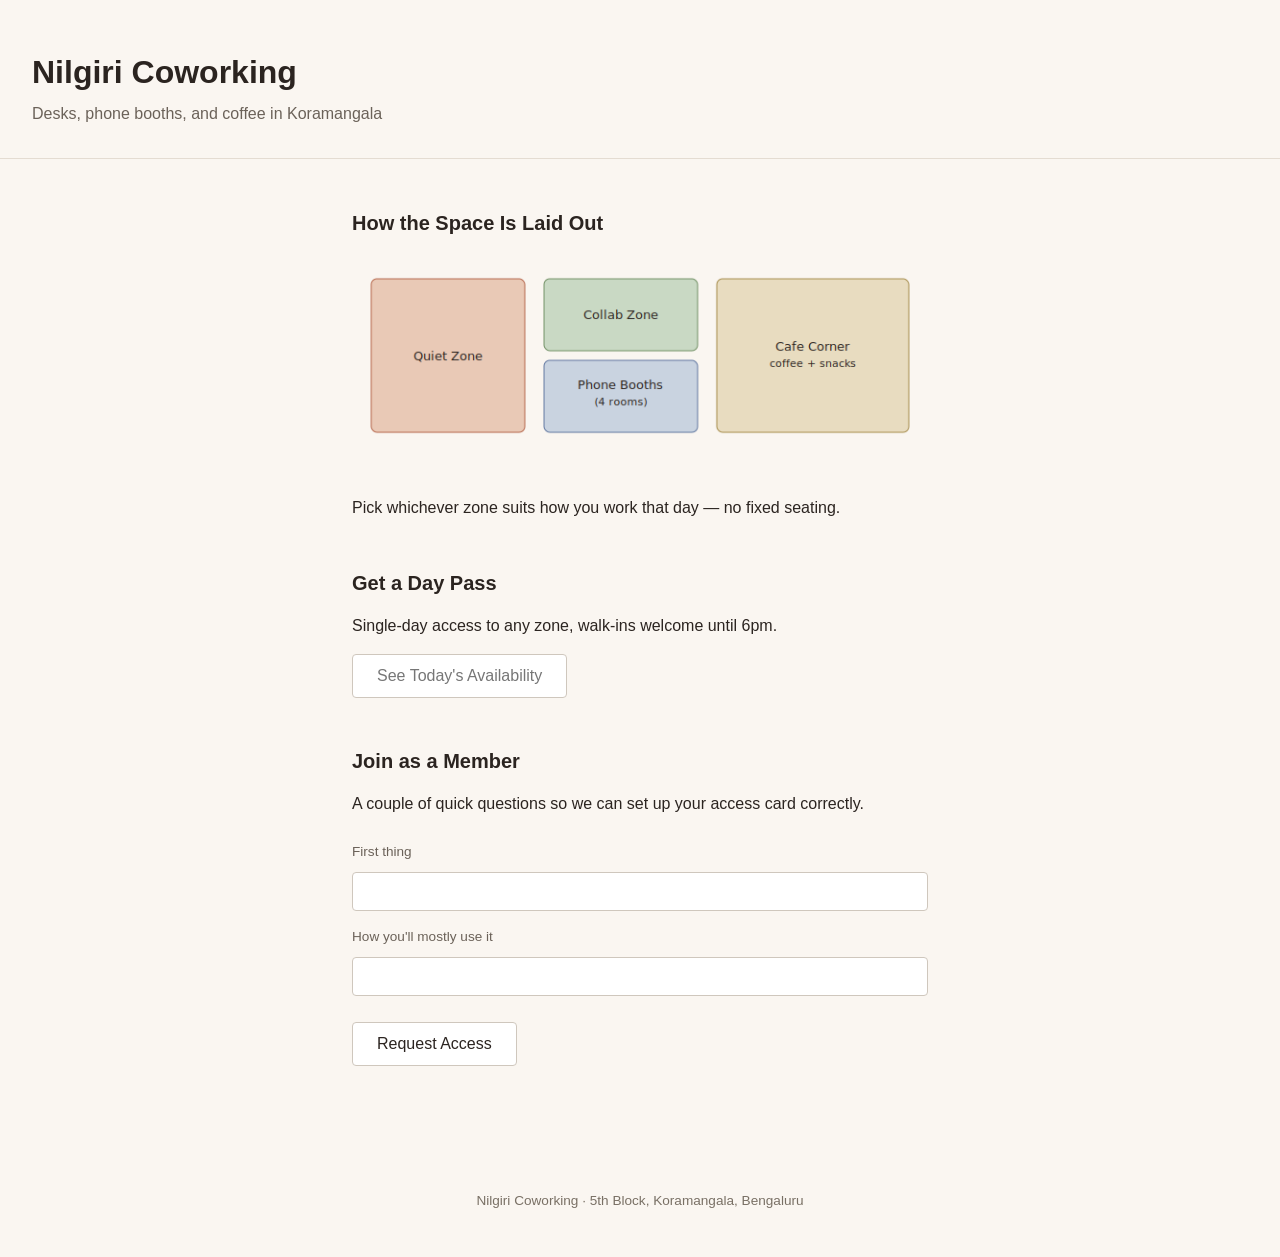
<file: demo-site-2-working/index.html>
<!DOCTYPE html>

<html lang="en">
<head>
<meta charset="utf-8"/>
<title>Nilgiri Coworking — Day Passes</title>
<link href="style.css" rel="stylesheet"/>
</head>
<body>
<header class="site-header">
<h1>Nilgiri Coworking</h1>
<p class="tagline">Desks, phone booths, and coffee in Koramangala</p>
</header>
<main>
<section class="section">
<h2>How the Space Is Laid Out</h2>
<img alt="Floor plan with a Quiet Zone on the left, a Collab Zone above four Phone Booths in the center, and a Cafe Corner with coffee and snacks on the right." height="220" src="floor-plan.png" width="600"/>
<p>Pick whichever zone suits how you work that day — no fixed seating.</p>
</section>
<section class="section">
<h2>Get a Day Pass</h2>
<p>Single-day access to any zone, walk-ins welcome until 6pm.</p>
<button class="cta-button" style="color: #767676">See Today's Availability</button>
</section>
<section class="section">
<h2>Join as a Member</h2>
<p class="form-intro">A couple of quick questions so we can set up your access card correctly.</p>
<form>
<!-- Deliberately weaker hint text than demo site 1 — genuine ambiguity, no name/id, no strong context -->
<p class="field-hint">First thing</p>
<input aria-label="Name" id="field-1" type="text"/>
<p class="field-hint">How you'll mostly use it</p>
<input aria-label="Primary use case" id="field-2" type="text"/>
<button class="cta-button submit-button" type="submit">Request Access</button>
</form>
</section>
</main>
<footer class="site-footer">
<p>Nilgiri Coworking · 5th Block, Koramangala, Bengaluru</p>
</footer>
</body>
</html>
</file>
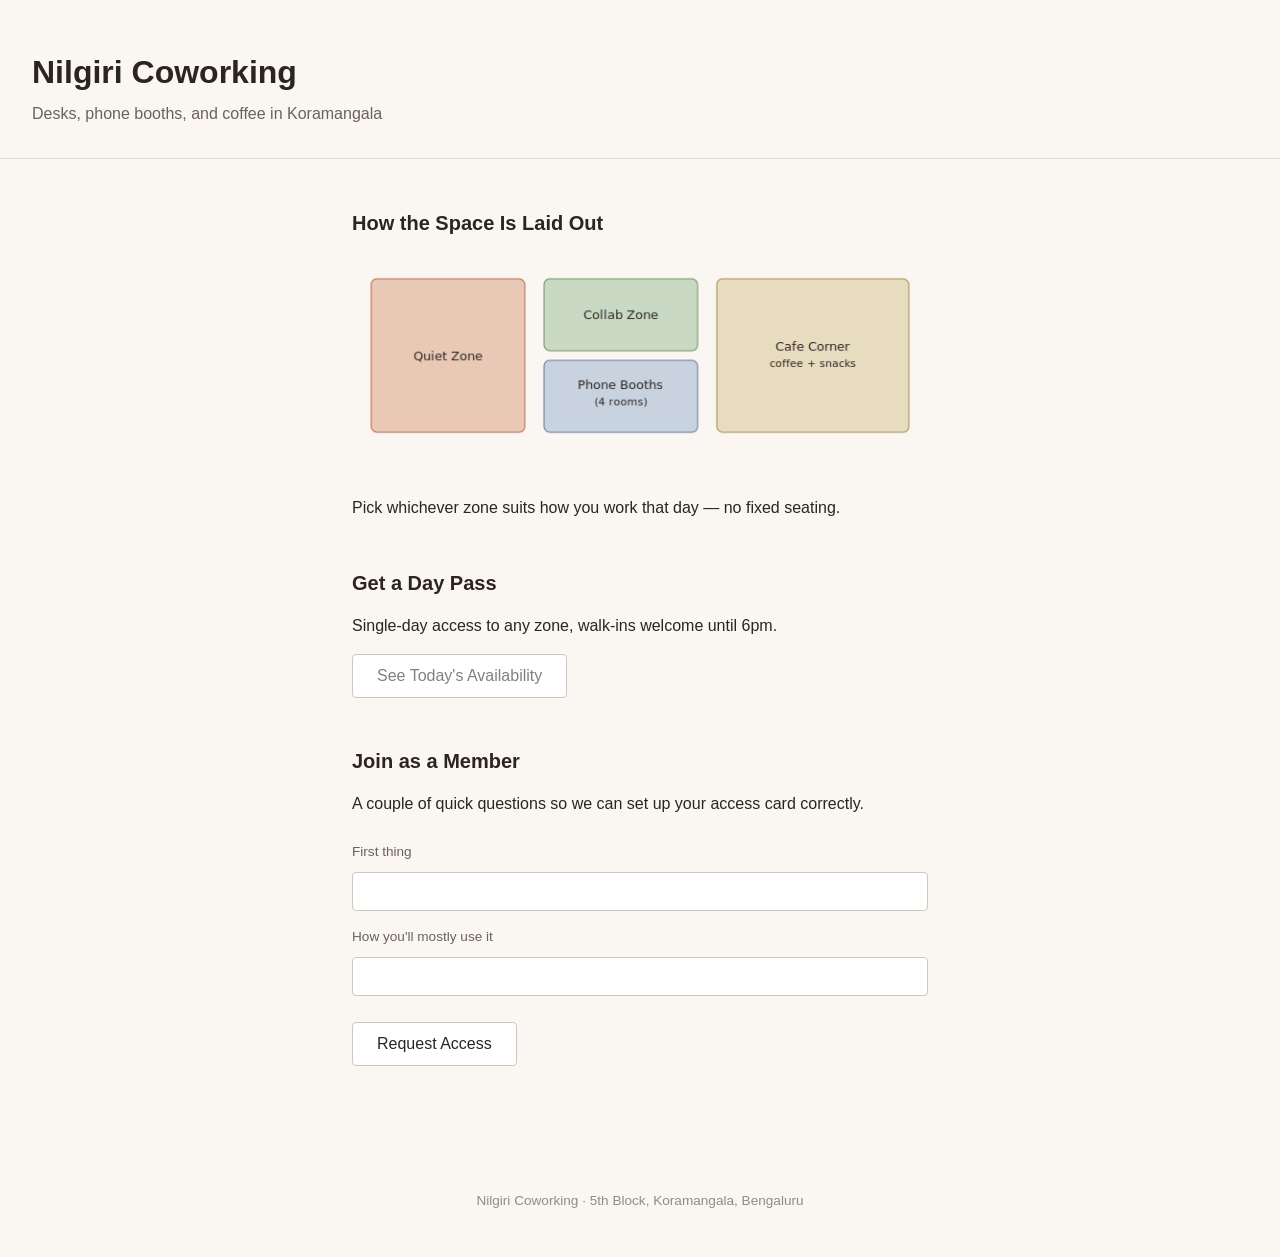
<file: demo-site-2/index.html>
<!DOCTYPE html>
<html lang="en">
<head>
<meta charset="UTF-8">
<title>Nilgiri Coworking &mdash; Day Passes</title>
<link rel="stylesheet" href="style.css">
</head>
<body>

<header class="site-header">
  <h1>Nilgiri Coworking</h1>
  <p class="tagline">Desks, phone booths, and coffee in Koramangala</p>
</header>

<main>

  <section class="section">
    <h2>How the Space Is Laid Out</h2>
    <img src="floor-plan.png" width="600" height="220">
    <p>Pick whichever zone suits how you work that day — no fixed seating.</p>
  </section>

  <section class="section">
    <h2>Get a Day Pass</h2>
    <p>Single-day access to any zone, walk-ins welcome until 6pm.</p>
    <button class="cta-button" style="color: #808080;">See Today's Availability</button>
  </section>

  <section class="section">
    <h2>Join as a Member</h2>
    <p class="form-intro">A couple of quick questions so we can set up your access card correctly.</p>
    <form>
      <!-- Deliberately weaker hint text than demo site 1 — genuine ambiguity, no name/id, no strong context -->
      <p class="field-hint">First thing</p>
      <input type="text" id="field-1">

      <p class="field-hint">How you'll mostly use it</p>
      <input type="text" id="field-2">

      <button type="submit" class="cta-button submit-button">Request Access</button>
    </form>
  </section>

</main>

<footer class="site-footer">
  <p>Nilgiri Coworking &middot; 5th Block, Koramangala, Bengaluru</p>
</footer>

</body>
</html>
</file>
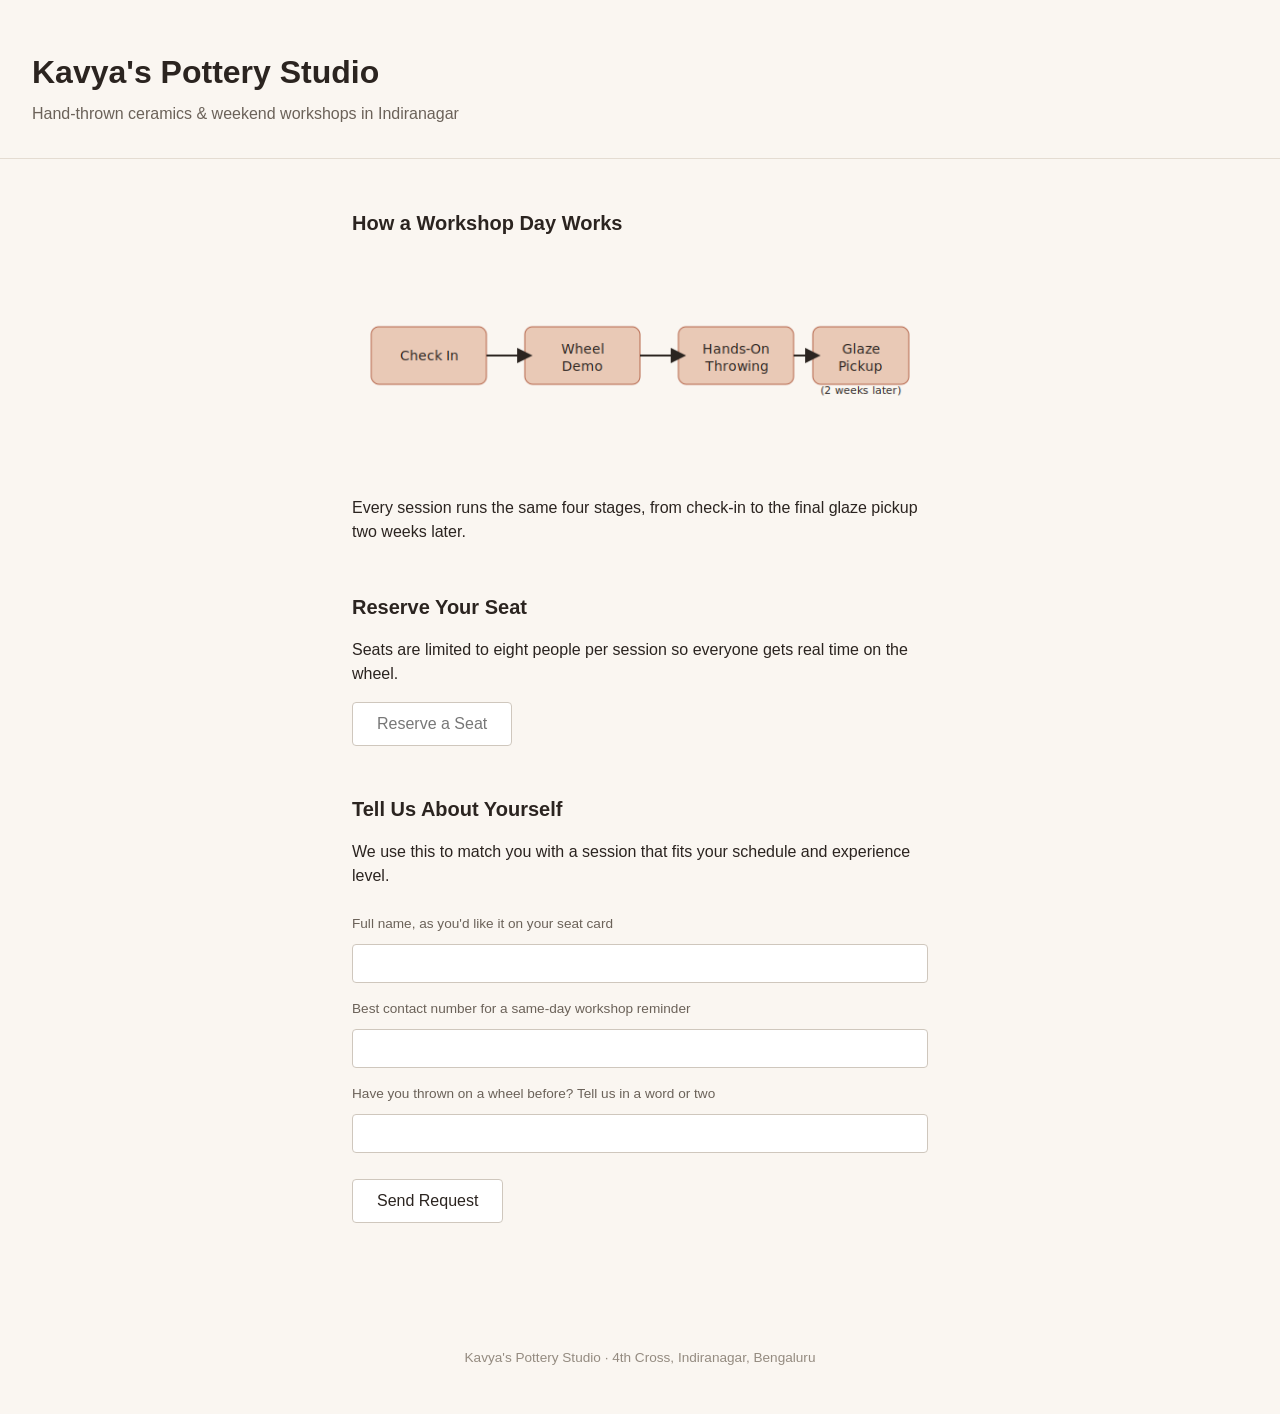
<file: demo-site/index.html>
<!DOCTYPE html>
<html lang="en">
<head>
<meta charset="UTF-8">
<title>Kavya's Pottery Studio &mdash; Workshops</title>
<link rel="stylesheet" href="style.css">
</head>
<body>

<header class="site-header">
  <h1>Kavya's Pottery Studio</h1>
  <p class="tagline">Hand-thrown ceramics &amp; weekend workshops in Indiranagar</p>
</header>

<main>

  <section class="section">
    <h2>How a Workshop Day Works</h2>
    <!-- VIOLATION 1: Context Test — informative infographic with no alt text -->
    <img src="workshop-flow.png" width="600" height="220">
    <p>Every session runs the same four stages, from check-in to the final glaze pickup two weeks later.</p>
  </section>

  <section class="section">
    <h2>Reserve Your Seat</h2>
    <p>Seats are limited to eight people per session so everyone gets real time on the wheel.</p>
    <!-- VIOLATION 2: Contrast Trap — inline style, #777 on #FFF fails WCAG AA.
         Kept inline (not in style.css) deliberately: the patcher only safely
         reaches inline styles without a CSS parser — see backend/patcher.py. -->
    <button class="cta-button" style="color: #777777;">Reserve a Seat</button>
  </section>

  <section class="section">
    <h2>Tell Us About Yourself</h2>
    <p class="form-intro">We use this to match you with a session that fits your schedule and experience level.</p>
    <form>
      <!-- VIOLATION 3: Form Flaw — stripped name/id, no label, no aria-label.
           Deducible only from the preceding <p> context above and each field's own hint text. -->
      <p class="field-hint">Full name, as you'd like it on your seat card</p>
      <input type="text" id="field-1">

      <p class="field-hint">Best contact number for a same-day workshop reminder</p>
      <input type="tel" id="field-2">

      <p class="field-hint">Have you thrown on a wheel before? Tell us in a word or two</p>
      <input type="text" id="field-3">

      <button type="submit" class="cta-button submit-button">Send Request</button>
    </form>
  </section>

</main>

<footer class="site-footer">
  <p>Kavya's Pottery Studio &middot; 4th Cross, Indiranagar, Bengaluru</p>
</footer>

</body>
</html>
</file>
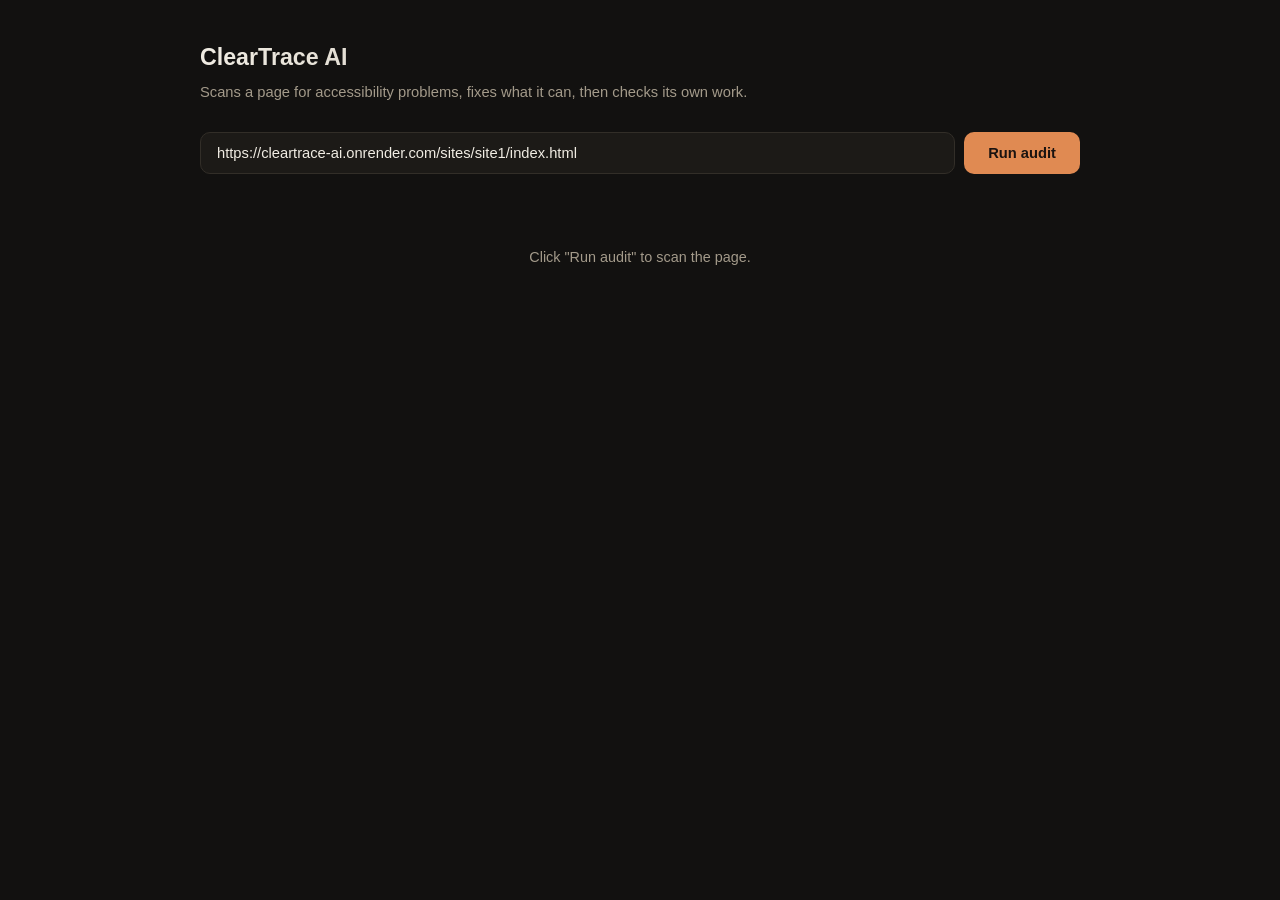
<file: frontend/index.html>
<!DOCTYPE html>
<html lang="en">
<head>
<meta charset="UTF-8">
<title>ClearTrace AI</title>
<style>
  :root {
    --bg: #121110;
    --card: #1c1a17;
    --card-hover: #221f1b;
    --border: #322e28;
    --border-hover: #453f36;
    --ink: #f0ece3;
    --dim: #a39a8a;
    --dim-2: #746c5f;
    --clay: #e08a52;
    --clay-hover: #ec9d68;
    --clay-light: rgba(224, 138, 82, 0.14);
    --clay-text: #f0a978;
    --ok: #6fbf7f;
    --ok-light: rgba(111, 191, 127, 0.12);
    --bad: #e2716f;
    --bad-light: rgba(226, 113, 111, 0.12);
  }
  * { box-sizing: border-box; }
  body {
    margin: 0;
    background: var(--bg);
    color: var(--ink);
    font-family: -apple-system, "Segoe UI", Roboto, sans-serif;
    padding: 2.5rem 2rem;
    line-height: 1.55;
  }
  .wrap { max-width: 880px; margin: 0 auto; }
  h1 {
    font-size: 1.45rem; font-weight: 600; margin: 0 0 0.3rem;
    background: linear-gradient(90deg, var(--ink), var(--dim));
    -webkit-background-clip: text; background-clip: text; -webkit-text-fill-color: transparent;
  }
  .sub { color: var(--dim); font-size: 0.92rem; margin: 0 0 1.75rem; }

  .controls { display: flex; gap: 0.6rem; margin-bottom: 2rem; }
  input[type=text] {
    flex: 1; background: var(--card); border: 1px solid var(--border); color: var(--ink);
    padding: 0.75rem 1rem; border-radius: 10px; font-family: inherit; font-size: 0.92rem;
    transition: border-color 0.15s ease, background 0.15s ease;
  }
  input[type=text]:focus {
    outline: none; border-color: var(--clay); background: var(--card-hover);
  }
  button {
    background: var(--clay); color: #1a1310; border: none; padding: 0.75rem 1.5rem;
    border-radius: 10px; font-family: inherit; font-weight: 600; font-size: 0.92rem; cursor: pointer;
    transition: background 0.15s ease, transform 0.08s ease, box-shadow 0.15s ease;
    box-shadow: 0 0 0 0 rgba(224, 138, 82, 0);
  }
  button:hover:not(:disabled) {
    background: var(--clay-hover); box-shadow: 0 4px 16px rgba(224, 138, 82, 0.25);
  }
  button:active:not(:disabled) { transform: scale(0.97); }
  button:disabled { opacity: 0.5; cursor: default; }
  button.running {
    background: var(--card); color: var(--dim); border: 1px solid var(--border);
  }
  #viewPage:hover:not(:disabled) {
    background: var(--card-hover); border-color: var(--clay); box-shadow: none;
  }

  .summary { display: none; gap: 1rem; margin-bottom: 1.75rem; }
  .metric {
    flex: 1; background: var(--card); border: 1px solid var(--border); border-radius: 14px;
    padding: 1.1rem 1.25rem; text-align: center; transition: border-color 0.2s ease, transform 0.2s ease;
  }
  .metric:hover { border-color: var(--border-hover); transform: translateY(-2px); }
  .metric .n { font-size: 2rem; font-weight: 700; }
  .metric .l { font-size: 0.78rem; color: var(--dim); text-transform: uppercase; letter-spacing: 0.05em; margin-top: 0.2rem; }
  .metric.before .n { color: var(--bad); }
  .metric.after .n { color: var(--ok); }

  section { margin-bottom: 2rem; }
  section > h2 { font-size: 1.05rem; font-weight: 600; margin: 0 0 0.9rem; color: var(--ink); }

  .issue-card {
    background: var(--card); border: 1px solid var(--border); border-radius: 14px;
    padding: 1.15rem 1.3rem; margin-bottom: 0.7rem; display: flex; gap: 1rem; align-items: flex-start;
    transition: border-color 0.15s ease, transform 0.15s ease, background 0.15s ease;
  }
  .issue-card:hover { border-color: var(--border-hover); background: var(--card-hover); transform: translateX(3px); }
  .issue-icon {
    width: 36px; height: 36px; border-radius: 10px; background: var(--clay-light); color: var(--clay-text);
    display: flex; align-items: center; justify-content: center; flex-shrink: 0; font-size: 1.1rem; font-weight: 700;
  }
  .issue-body { flex: 1; }
  .issue-title { font-weight: 600; font-size: 0.98rem; margin-bottom: 0.25rem; color: var(--ink); }
  .issue-plain { font-size: 0.9rem; color: var(--ink); opacity: 0.9; margin-bottom: 0.4rem; }
  .issue-why { font-size: 0.83rem; color: var(--dim); }
  .issue-count {
    font-size: 0.75rem; background: var(--bad-light); color: var(--bad); padding: 0.2rem 0.6rem;
    border-radius: 100px; font-weight: 600; flex-shrink: 0; white-space: nowrap;
  }

  .log-item {
    background: var(--card); border: 1px solid var(--border); border-radius: 14px;
    padding: 0.95rem 1.2rem; margin-bottom: 0.55rem; transition: border-color 0.15s ease, background 0.15s ease;
  }
  .log-item:hover { border-color: var(--border-hover); background: var(--card-hover); }
  .log-plain { font-size: 0.92rem; display: flex; align-items: center; gap: 0.65rem; }
  .status-dot { width: 8px; height: 8px; border-radius: 50%; flex-shrink: 0; }
  .status-dot.ok { background: var(--ok); box-shadow: 0 0 8px rgba(111, 191, 127, 0.5); }
  .status-dot.bad { background: var(--bad); box-shadow: 0 0 8px rgba(226, 113, 111, 0.5); }
  .status-dot.warn { background: #d9a441; box-shadow: 0 0 8px rgba(217, 164, 65, 0.5); }
  .status-dot.info { background: var(--dim-2); }
  .log-reasoning {
    font-size: 0.83rem; color: var(--dim); font-style: italic; margin: 0.45rem 0 0 1.3rem;
  }
  .log-technical {
    font-size: 0.76rem; color: var(--dim); margin: 0 0 0 1.3rem; font-family: "SF Mono", Menlo, monospace;
    background: var(--bg); padding: 0 0.6rem; border-radius: 8px; white-space: pre-wrap;
    max-height: 0; overflow: hidden; opacity: 0; transition: max-height 0.25s ease, padding 0.25s ease, opacity 0.2s ease;
  }
  .log-item.expanded .log-technical { max-height: 400px; padding: 0.5rem 0.6rem; opacity: 1; margin-top: 0.45rem; }
  .toggle-tech {
    font-size: 0.76rem; color: var(--clay); cursor: pointer; margin: 0.4rem 0 0 1.3rem; display: inline-flex;
    align-items: center; gap: 0.3rem; user-select: none; transition: color 0.15s ease;
  }
  .toggle-tech:hover { color: var(--clay-hover); }
  .toggle-tech .chev { transition: transform 0.2s ease; display: inline-block; font-size: 0.7rem; }
  .log-item.expanded .toggle-tech .chev { transform: rotate(90deg); }

  .empty { color: var(--dim); font-size: 0.9rem; text-align: center; padding: 2.5rem 0; }
  .error-box {
    background: var(--bad-light); color: var(--bad); border: 1px solid rgba(226, 113, 111, 0.3);
    border-radius: 12px; padding: 0.95rem 1.15rem; font-size: 0.9rem;
  }

  .spinner {
    display: inline-block; width: 14px; height: 14px; border-radius: 50%;
    border: 2px solid var(--dim-2); border-top-color: var(--clay);
    animation: spin 0.7s linear infinite; margin-right: 0.5rem; vertical-align: -2px;
  }
  @keyframes spin { to { transform: rotate(360deg); } }

  section, .summary { animation: fadeIn 0.35s ease; }
  @keyframes fadeIn { from { opacity: 0; transform: translateY(6px); } to { opacity: 1; transform: translateY(0); } }
</style>
</head>
<body>
<div class="wrap">

  <h1>ClearTrace AI</h1>
  <p class="sub">Scans a page for accessibility problems, fixes what it can, then checks its own work.</p>

  <div class="controls">
    <input type="text" id="url" value="https://cleartrace-ai.onrender.com/sites/site1/index.html">
    <button id="run">Run audit</button>
  </div>

  <div class="summary" id="summary">
    <div class="metric before"><div class="n" id="beforeCount">–</div><div class="l">Issues found</div></div>
    <div class="metric after"><div class="n" id="afterCount">–</div><div class="l">Issues remaining</div></div>
  </div>

  <div id="viewPageRow" style="display:none; margin-bottom: 1.75rem;">
    <button id="viewPage" style="width: 100%; background: var(--card); color: var(--clay); border: 1px solid var(--border);">
      View the fixed page ↗
    </button>
  </div>

  <section id="issuesSection" style="display:none">
    <h2>What was wrong with the page</h2>
    <div id="issuesList"></div>
  </section>

  <section id="logSection" style="display:none">
    <h2>What the agent did about it</h2>
    <div id="logList"></div>
  </section>

  <div class="empty" id="empty">Click "Run audit" to scan the page.</div>

</div>

<script>
const BACKEND = "https://cleartrace-ai.onrender.com";

const RULE_INFO = {
  "image-alt": {
    title: "An image has no description",
    icon: "🖼",
    plain: "A picture on the page has no written description attached to it.",
    why: "People who use screen readers (software that reads a webpage aloud, often used by people who are blind or have low vision) hear nothing where this image is — they have no idea what it shows.",
  },
  "color-contrast": {
    title: "Text is too hard to read",
    icon: "◐",
    plain: "Some text is too close in color to its background, making it low-contrast.",
    why: "People with low vision, color blindness, or anyone using their phone in bright sunlight can struggle to read text that doesn't stand out clearly from its background.",
  },
  "label": {
    title: "A form field isn't labeled",
    icon: "▭",
    plain: "A box where someone types information (like a name or phone number) has no label telling them what to enter.",
    why: "Sighted users can usually guess from layout, but screen reader users hear only \"edit text\" with no indication of what's being asked for — they can't fill out the form correctly.",
  },
  "aria-input-field-name": {
    title: "A form field isn't labeled",
    icon: "▭",
    plain: "A box where someone types information has no accessible name for assistive technology.",
    why: "Screen reader users hear only \"edit text\" with no indication of what's being asked for — they can't fill out the form correctly.",
  },
};

const STEP_INFO = {
  scan: (s) => ({ text: `Scanned the page — found ${s.violation_count} issue(s).`, status: "info" }),
  fix_applied: (s) => {
    if (s.rule === "color-contrast") {
      return { text: `Fixed low-contrast text by darkening the color (was hard to read, now passes the readability standard).`, status: "ok" };
    }
    if (s.rule === "image-alt") {
      return { text: `Wrote a description for the image so screen readers can announce what it shows.`, status: "ok" };
    }
    return { text: `Added a label to a form field so it's clear what information belongs there.`, status: "ok" };
  },
  fix_applied_low_confidence: (s) => ({
    text: `Added a label to a form field, but flagged it as a low-confidence guess — worth a human double-check.`,
    status: "warn",
  }),
  fix_failed: (s) => ({ text: `Couldn't fix this one automatically — it needs a person to look at it. (${s.reason || ""})`, status: "bad" }),
  fix_error: (s) => ({ text: `A fix attempt hit a technical error and didn't complete.`, status: "bad" }),
  retry: (s) => ({ text: `First attempt didn't fully fix the issue — trying again with what it learned.`, status: "info" }),
  flagged_for_review: (s) => ({ text: `Tried multiple times but couldn't resolve this automatically — flagged for a person to review.`, status: "bad" }),
  skip: (s) => ({ text: `Found an issue type it doesn't know how to fix yet.`, status: "bad" }),
  warning: (s) => ({ text: `Noted a limitation while working on this fix.`, status: "info" }),
};

document.getElementById("run").addEventListener("click", async () => {
  const btn = document.getElementById("run");
  const empty = document.getElementById("empty");
  btn.disabled = true;
  btn.classList.add("running");
  btn.innerHTML = `<span class="spinner"></span>Running…`;
  empty.textContent = "Scanning and fixing — this can take a little while…";
  empty.style.display = "block";
  document.getElementById("issuesSection").style.display = "none";
  document.getElementById("logSection").style.display = "none";
  document.getElementById("summary").style.display = "none";
  document.getElementById("viewPageRow").style.display = "none";

  try {
    const res = await fetch(`${BACKEND}/audit`, {
      method: "POST",
      headers: { "Content-Type": "application/json" },
      body: JSON.stringify({ url: document.getElementById("url").value }),
    });
    const data = await res.json();
    empty.style.display = "none";
    renderIssues(data.before);
    renderLog(data.steps);
    document.getElementById("summary").style.display = "flex";
    document.getElementById("beforeCount").textContent = data.before.length;
    document.getElementById("afterCount").textContent = data.after.length;

    const pageUrl = document.getElementById("url").value;
    document.getElementById("viewPageRow").style.display = "block";
    document.getElementById("viewPage").onclick = async () => {
      // Open the tab FIRST, synchronously, as a direct response to the
      // click — opening it after an await can get silently blocked or
      // misdirected by the browser since it's no longer a direct user
      // gesture. We hold a reference and write into it once fetch resolves.
      const newTab = window.open("", "_blank");
      if (newTab) newTab.document.write("Loading the current page…");

      const el = document.getElementById("viewPage");
      const original = el.textContent;
      el.textContent = "Loading…";
      try {
        // Fetched through the backend's /view-page proxy, not directly —
        // the demo site's plain static server sends no CORS headers, so a
        // direct cross-origin fetch from here gets blocked by the browser.
        const pageRes = await fetch(`${BACKEND}/view-page?url=${encodeURIComponent(pageUrl)}`, { cache: "no-store" });
        let html = await pageRes.text();
        // Relative paths (style.css, images) need a <base> tag to resolve
        // correctly once written into the new tab's own document.
        const baseHref = pageUrl.substring(0, pageUrl.lastIndexOf("/") + 1);
        html = html.replace(/<head>/i, `<head><base href="${baseHref}">`);

        if (newTab) {
          newTab.document.open();
          newTab.document.write(html);
          newTab.document.close();
        }
      } catch (e) {
        if (newTab) newTab.document.write(`Couldn't load the page: ${e.message}`);
      } finally {
        el.textContent = original;
      }
    };
  } catch (e) {
    empty.style.display = "block";
    empty.innerHTML = `<div class="error-box">Couldn't reach the agent. Is the backend running? (${e.message})</div>`;
  } finally {
    btn.disabled = false;
    btn.classList.remove("running");
    btn.textContent = "Run audit";
  }
});

function renderIssues(violations) {
  const section = document.getElementById("issuesSection");
  const list = document.getElementById("issuesList");
  list.innerHTML = "";
  if (!violations.length) {
    section.style.display = "none";
    return;
  }
  section.style.display = "block";
  for (const v of violations) {
    const info = RULE_INFO[v.id] || { title: v.id, icon: "!", plain: v.description || "", why: "" };
    const count = v.nodes ? v.nodes.length : 1;
    const card = document.createElement("div");
    card.className = "issue-card";
    card.innerHTML = `
      <div class="issue-icon">${info.icon}</div>
      <div class="issue-body">
        <div class="issue-title">${info.title}</div>
        <div class="issue-plain">${info.plain}</div>
        <div class="issue-why">${info.why}</div>
      </div>
      <div class="issue-count">${count} spot${count > 1 ? "s" : ""}</div>
    `;
    list.appendChild(card);
  }
}

function renderLog(steps) {
  const section = document.getElementById("logSection");
  const list = document.getElementById("logList");
  list.innerHTML = "";
  section.style.display = "block";
  steps.forEach((s, i) => {
    const builder = STEP_INFO[s.type];
    const { text, status } = builder ? builder(s) : { text: s.type, status: "info" };

    const item = document.createElement("div");
    item.className = "log-item";
    item.innerHTML = `
      <div class="log-plain"><span class="status-dot ${status}"></span>${text}</div>
      ${s.reasoning ? `<div class="log-reasoning">"${s.reasoning}"</div>` : ""}
      <span class="toggle-tech" data-idx="${i}"><span class="chev">▸</span>Technical details</span>
      <div class="log-technical">${JSON.stringify(s, null, 2)}</div>
    `;
    list.appendChild(item);
  });

  list.querySelectorAll(".toggle-tech").forEach((el) => {
    el.addEventListener("click", () => {
      el.closest(".log-item").classList.toggle("expanded");
    });
  });
}
</script>

</body>
</html>
</file>
<file: demo-site-2-working/style.css>
:root {
  --clay: #b5654a;
  --ink: #2b2420;
  --paper: #faf6f1;
}

* { box-sizing: border-box; }

body {
  margin: 0;
  font-family: -apple-system, "Segoe UI", Roboto, sans-serif;
  background: var(--paper);
  color: var(--ink);
  line-height: 1.5;
}

.site-header {
  padding: 3rem 2rem 2rem;
  border-bottom: 1px solid #e4dcd2;
}

.site-header h1 {
  margin: 0 0 0.4rem;
  font-size: 2rem;
}

.tagline {
  margin: 0;
  color: #6b6259;
}

main {
  max-width: 640px;
  margin: 0 auto;
  padding: 2rem;
}

.section {
  margin-bottom: 3rem;
}

.section h2 {
  font-size: 1.25rem;
  margin-bottom: 0.75rem;
}

.section img {
  max-width: 100%;
  height: auto;
  border-radius: 4px;
  margin-bottom: 0.75rem;
}

.cta-button {
  background: #ffffff;
  color: var(--ink); /* the Reserve a Seat button overrides this inline — see index.html */
  border: 1px solid #cfc7bd;
  padding: 0.75rem 1.5rem;
  font-size: 1rem;
  border-radius: 4px;
  cursor: pointer;
}

form {
  display: flex;
  flex-direction: column;
  gap: 0.4rem;
}

.field-hint {
  margin: 0.6rem 0 0.2rem;
  font-size: 0.85rem;
  color: #6b6259;
}

form input {
  padding: 0.6rem;
  border: 1px solid #cfc7bd;
  border-radius: 4px;
  font-size: 1rem;
}

.submit-button {
  margin-top: 1.2rem;
  align-self: flex-start;
}

.site-footer {
  padding: 2rem;
  text-align: center;
  color: #797065;
  font-size: 0.85rem;
}
</file>
<file: demo-site-2/style.css>
:root {
  --clay: #b5654a;
  --ink: #2b2420;
  --paper: #faf6f1;
}

* { box-sizing: border-box; }

body {
  margin: 0;
  font-family: -apple-system, "Segoe UI", Roboto, sans-serif;
  background: var(--paper);
  color: var(--ink);
  line-height: 1.5;
}

.site-header {
  padding: 3rem 2rem 2rem;
  border-bottom: 1px solid #e4dcd2;
}

.site-header h1 {
  margin: 0 0 0.4rem;
  font-size: 2rem;
}

.tagline {
  margin: 0;
  color: #6b6259;
}

main {
  max-width: 640px;
  margin: 0 auto;
  padding: 2rem;
}

.section {
  margin-bottom: 3rem;
}

.section h2 {
  font-size: 1.25rem;
  margin-bottom: 0.75rem;
}

.section img {
  max-width: 100%;
  height: auto;
  border-radius: 4px;
  margin-bottom: 0.75rem;
}

.cta-button {
  background: #ffffff;
  color: var(--ink); /* the Reserve a Seat button overrides this inline — see index.html */
  border: 1px solid #cfc7bd;
  padding: 0.75rem 1.5rem;
  font-size: 1rem;
  border-radius: 4px;
  cursor: pointer;
}

form {
  display: flex;
  flex-direction: column;
  gap: 0.4rem;
}

.field-hint {
  margin: 0.6rem 0 0.2rem;
  font-size: 0.85rem;
  color: #6b6259;
}

form input {
  padding: 0.6rem;
  border: 1px solid #cfc7bd;
  border-radius: 4px;
  font-size: 1rem;
}

.submit-button {
  margin-top: 1.2rem;
  align-self: flex-start;
}

.site-footer {
  padding: 2rem;
  text-align: center;
  color: #948b80;
  font-size: 0.85rem;
}
</file>
<file: demo-site/style.css>
:root {
  --clay: #b5654a;
  --ink: #2b2420;
  --paper: #faf6f1;
}

* { box-sizing: border-box; }

body {
  margin: 0;
  font-family: -apple-system, "Segoe UI", Roboto, sans-serif;
  background: var(--paper);
  color: var(--ink);
  line-height: 1.5;
}

.site-header {
  padding: 3rem 2rem 2rem;
  border-bottom: 1px solid #e4dcd2;
}

.site-header h1 {
  margin: 0 0 0.4rem;
  font-size: 2rem;
}

.tagline {
  margin: 0;
  color: #6b6259;
}

main {
  max-width: 640px;
  margin: 0 auto;
  padding: 2rem;
}

.section {
  margin-bottom: 3rem;
}

.section h2 {
  font-size: 1.25rem;
  margin-bottom: 0.75rem;
}

.section img {
  max-width: 100%;
  height: auto;
  border-radius: 4px;
  margin-bottom: 0.75rem;
}

.cta-button {
  background: #ffffff;
  color: var(--ink); /* the Reserve a Seat button overrides this inline — see index.html */
  border: 1px solid #cfc7bd;
  padding: 0.75rem 1.5rem;
  font-size: 1rem;
  border-radius: 4px;
  cursor: pointer;
}

form {
  display: flex;
  flex-direction: column;
  gap: 0.4rem;
}

.field-hint {
  margin: 0.6rem 0 0.2rem;
  font-size: 0.85rem;
  color: #6b6259;
}

form input {
  padding: 0.6rem;
  border: 1px solid #cfc7bd;
  border-radius: 4px;
  font-size: 1rem;
}

.submit-button {
  margin-top: 1.2rem;
  align-self: flex-start;
}

.site-footer {
  padding: 2rem;
  text-align: center;
  color: #948b80;
  font-size: 0.85rem;
}
</file>
